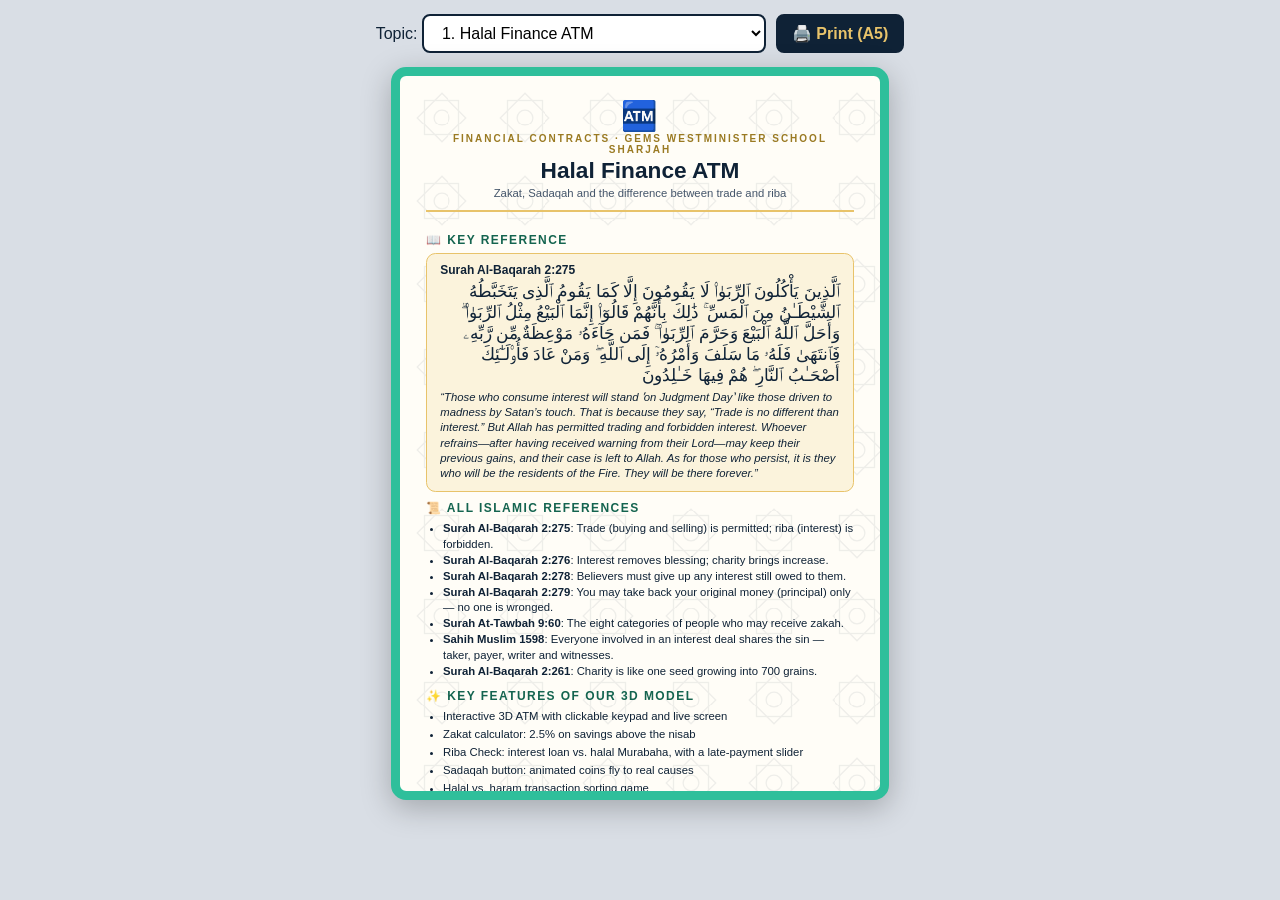
<file: info-card.html>
<!DOCTYPE html>
<html lang="en">
<head>
  <meta charset="UTF-8">
  <meta name="viewport" content="width=device-width, initial-scale=1">
  <title>Project Info Card</title>
  <!--
    info-card.html — a printable A5 project information card.
    Choose the topic from the drop-down (or open info-card.html#ocean),
    then press "Print" (or Ctrl+P). The card fills exactly one A5 page.
    All text comes from js/config.js, js/references.js and js/content.js.
  -->
  <style>
    @page { size: A5 portrait; margin: 8mm; }
    * { box-sizing: border-box; }
    body {
      margin: 0; background: #d9dee5;
      font-family: "Segoe UI", Arial, sans-serif; color: #0f2236;
      -webkit-print-color-adjust: exact; print-color-adjust: exact;
    }
    /* screen-only toolbar */
    .toolbar { display: flex; gap: 10px; justify-content: center; align-items: center; padding: 14px; font-size: 16px; }
    .toolbar select, .toolbar button { font-size: 16px; padding: 8px 14px; border-radius: 8px; border: 2px solid #0f2236; background: #fff; cursor: pointer; }
    .toolbar button { background: #0f2236; color: #e8c36a; font-weight: 700; }

    /* the A5 card: 148 × 210 mm minus margins */
    .card {
      width: 132mm; height: 194mm; margin: 0 auto 30px; background: #fffdf7;
      border: 2.5mm solid var(--accent, #2fbf9b); border-radius: 4mm;
      padding: 6mm 7mm; position: relative; overflow: hidden;
      box-shadow: 0 8px 30px rgba(0,0,0,.25);
      display: flex; flex-direction: column;
    }
    /* faint 8-pointed-star pattern */
    .card::before {
      content: ""; position: absolute; inset: 0; opacity: .07; pointer-events: none;
      background-image: url("data:image/svg+xml,%3Csvg xmlns='http://www.w3.org/2000/svg' width='96' height='96' viewBox='0 0 96 96'%3E%3Cg fill='none' stroke='%230f2236' stroke-width='1.5'%3E%3Crect x='28' y='28' width='40' height='40'/%3E%3Crect x='28' y='28' width='40' height='40' transform='rotate(45 48 48)'/%3E%3Ccircle cx='48' cy='48' r='9'/%3E%3C/g%3E%3C/svg%3E");
      background-size: 22mm;
    }
    .card > * { position: relative; }
    .head { text-align: center; border-bottom: .6mm solid #e8c36a; padding-bottom: 3mm; margin-bottom: 3mm; }
    .cat { font-size: 7.5pt; letter-spacing: .2em; text-transform: uppercase; color: #9a7a22; font-weight: 800; }
    h1 { font-size: 17pt; margin: 1mm 0; line-height: 1.1; color: #0f2236; }
    .icon { font-size: 22pt; }
    .sub { font-size: 8.5pt; color: #44556a; margin: 0; }
    h2 { font-size: 9pt; letter-spacing: .12em; text-transform: uppercase; margin: 2.5mm 0 1.5mm; color: var(--accent-dark, #14644f); }
    .main-ref { background: #fbf3dc; border: .4mm solid #e8c36a; border-radius: 2.5mm; padding: 2.5mm 3.5mm; }
    .main-ref .r { font-weight: 800; font-size: 9pt; }
    .main-ref .t { font-style: italic; font-size: 8.5pt; line-height: 1.35; margin-top: 1mm; }
    .main-ref .ar { direction: rtl; text-align: right; font-family: "Traditional Arabic", "Amiri", serif; font-size: 13pt; margin-top: 1mm; }
    ul { margin: 0; padding-left: 4.5mm; font-size: 8.5pt; line-height: 1.4; }
    .refs li b { color: #0f2236; }
    .features li { margin-bottom: .6mm; }
    .foot { margin-top: auto; border-top: .4mm solid #e8c36a; padding-top: 2.5mm; font-size: 7.5pt; color: #44556a; display: flex; justify-content: space-between; gap: 4mm; }
    .foot b { color: #0f2236; }
    .src { font-size: 6.5pt; color: #6a7a8a; margin-top: 1.5mm; }

    @media print {
      body { background: #fff; }
      .toolbar { display: none; }
      .card { margin: 0; box-shadow: none; page-break-after: avoid; }
    }
  </style>
</head>
<body>
  <div class="toolbar">
    <label>Topic: <select id="pick"></select></label>
    <button onclick="window.print()">🖨️ Print (A5)</button>
  </div>
  <div class="card" id="card"></div>

  <script src="js/config.js"></script>
  <script src="js/references.js"></script>
  <script src="js/content.js"></script>
  <script>
    // Build the card for the chosen topic
    const pick = document.getElementById("pick");
    TOPICS.forEach((t, i) => pick.add(new Option(`${i + 1}. ${t.title}`, t.id)));

    function render(id) {
      const t = TOPICS.find((x) => x.id === id) || TOPICS[0];
      pick.value = t.id;
      location.hash = t.id;
      document.documentElement.style.setProperty("--accent", t.accent);
      const main = REFERENCES[t.refs[0]];
      const hasArabic = main.arabic && main.arabic.indexOf(ARABIC_PLACEHOLDER) !== 0;
      const C = APP_CONFIG;
      document.getElementById("card").innerHTML = `
        <div class="head">
          <div class="icon">${t.icon}</div>
          <div class="cat">${t.category} · ${C.schoolName}</div>
          <h1>${t.title}</h1>
          <p class="sub">${t.subtitle}</p>
        </div>
        <h2>📖 Key reference</h2>
        <div class="main-ref">
          <div class="r">${main.ref}</div>
          ${hasArabic ? `<div class="ar">${main.arabic}</div>` : ""}
          <div class="t">“${main.translation}”</div>
        </div>
        <h2>📜 All Islamic references</h2>
        <ul class="refs">${t.refs.map((r) => `<li><b>${REFERENCES[r].ref}</b>: ${REFERENCES[r].lesson}</li>`).join("")}</ul>
        <h2>✨ Key features of our 3D model</h2>
        <ul class="features">${t.features.map((f) => `<li>${f}</li>`).join("")}</ul>
        <div class="foot">
          <div><b>${C.members.length === 1 ? "Presented by" : "Group"}:</b> ${C.members.map((m) => m.name).join(", ")}<br>${C.className} · ${C.teacherName}</div>
          <div style="text-align:right"><b>Open:</b> index.html#${t.id}<br>Interactive 3D · Three.js</div>
        </div>
        <div class="src">Qur'an translation: Sahih International (quran.com). Hadith translation: sunnah.com.</div>`;
    }
    pick.onchange = () => render(pick.value);
    render(location.hash.replace("#", "") || new URLSearchParams(location.search).get("topic"));
  </script>
</body>
</html>
</file>
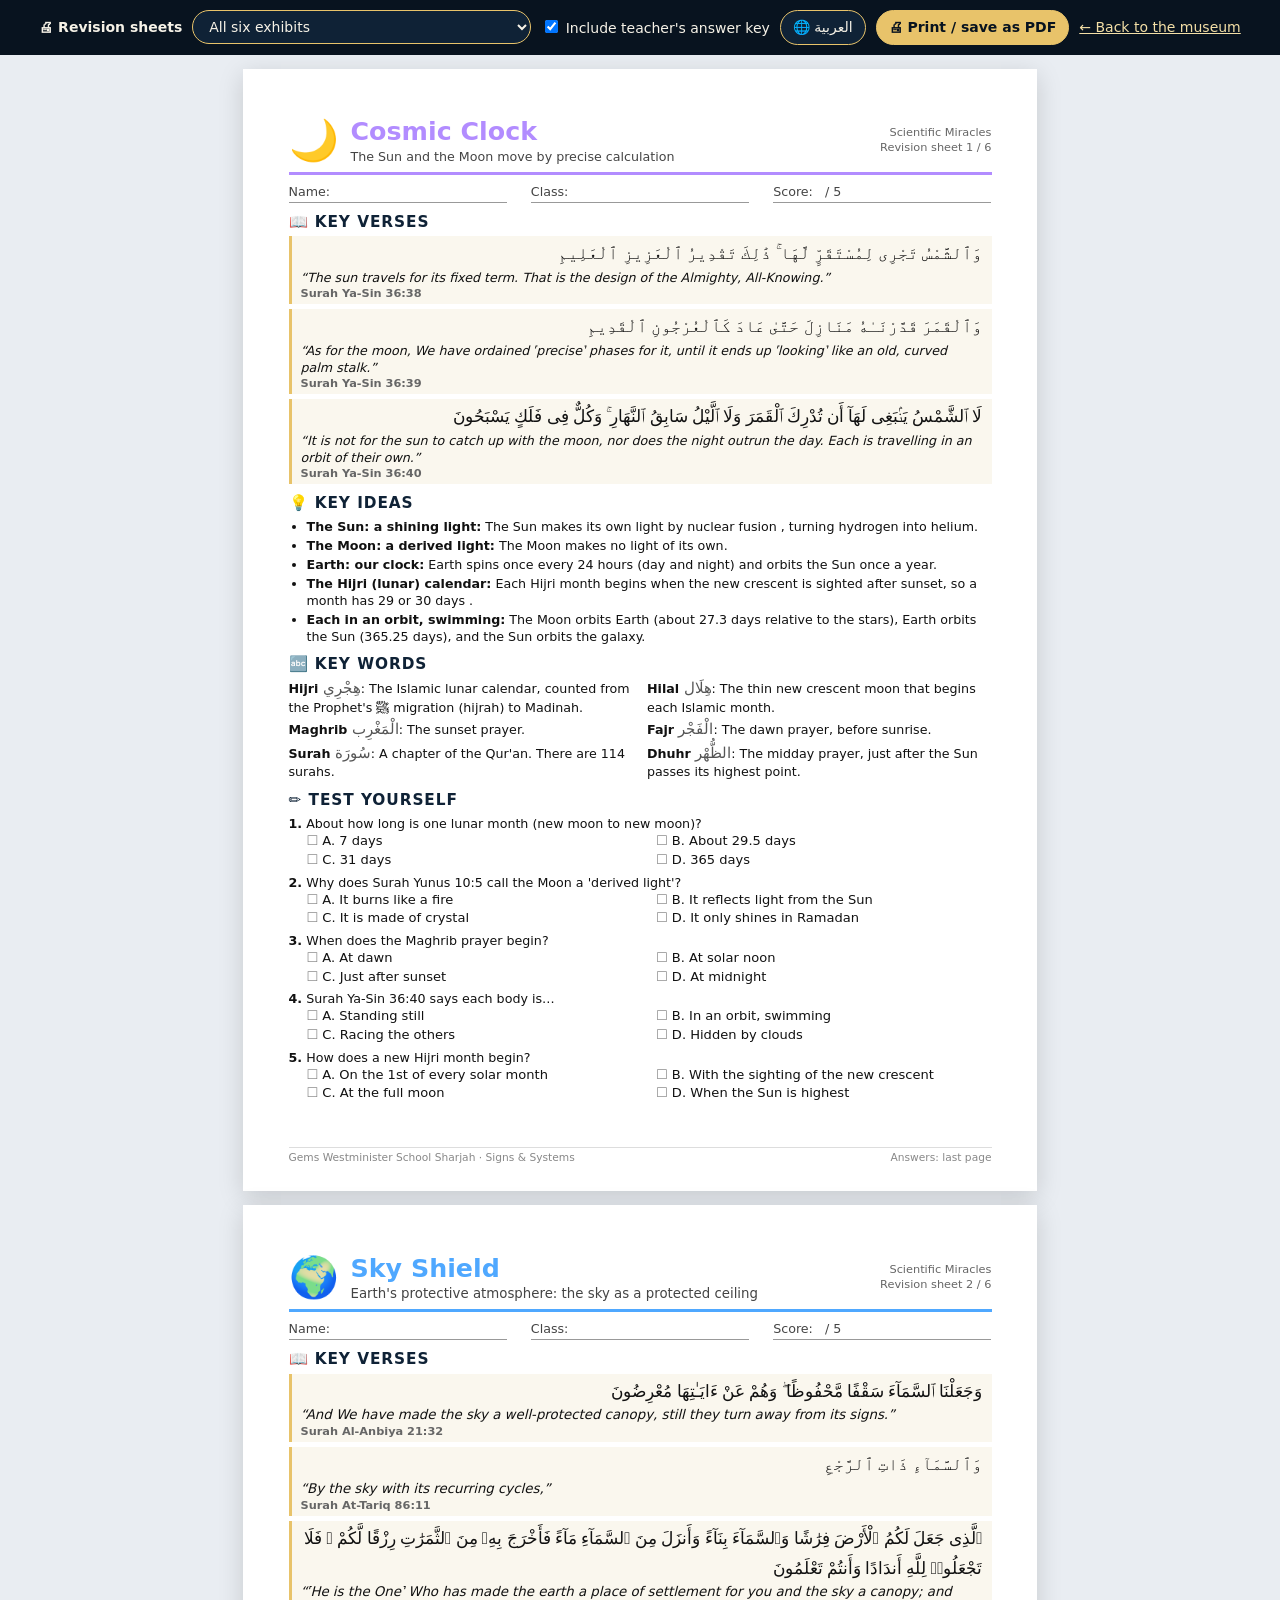
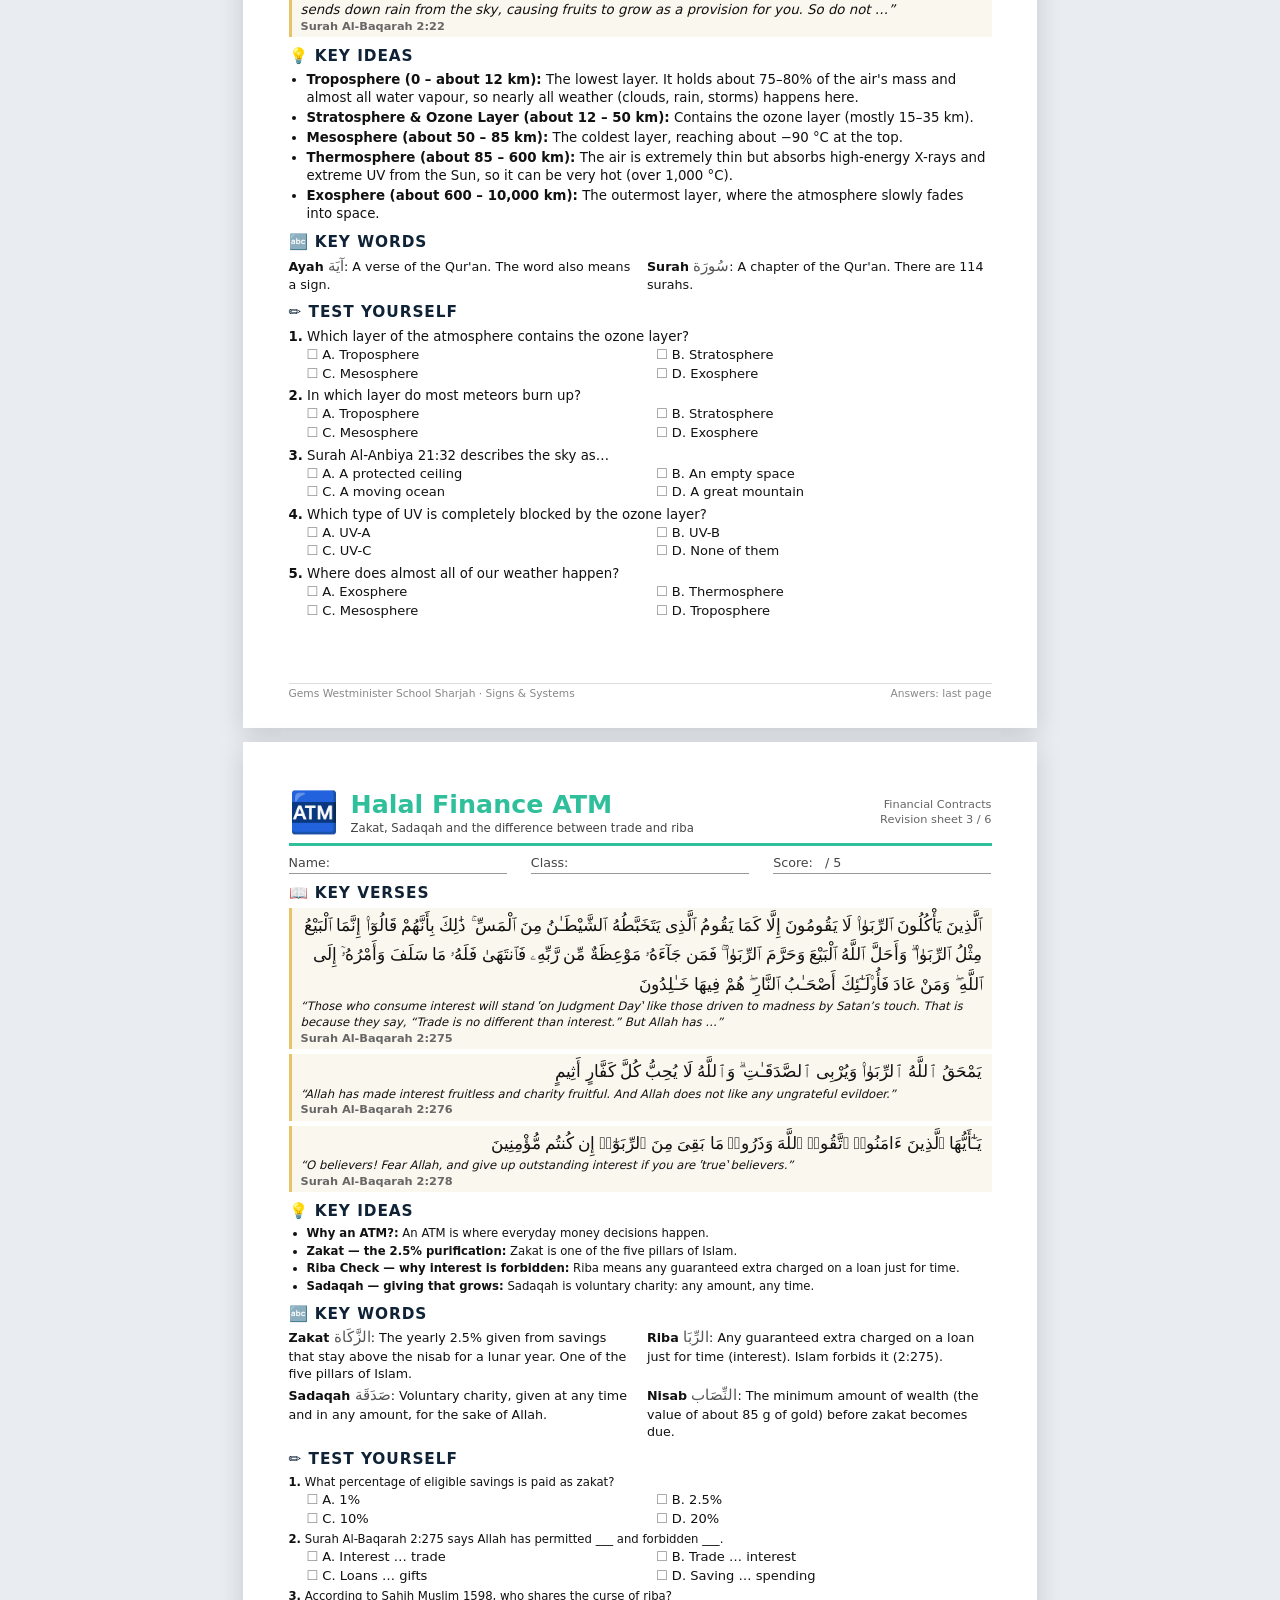
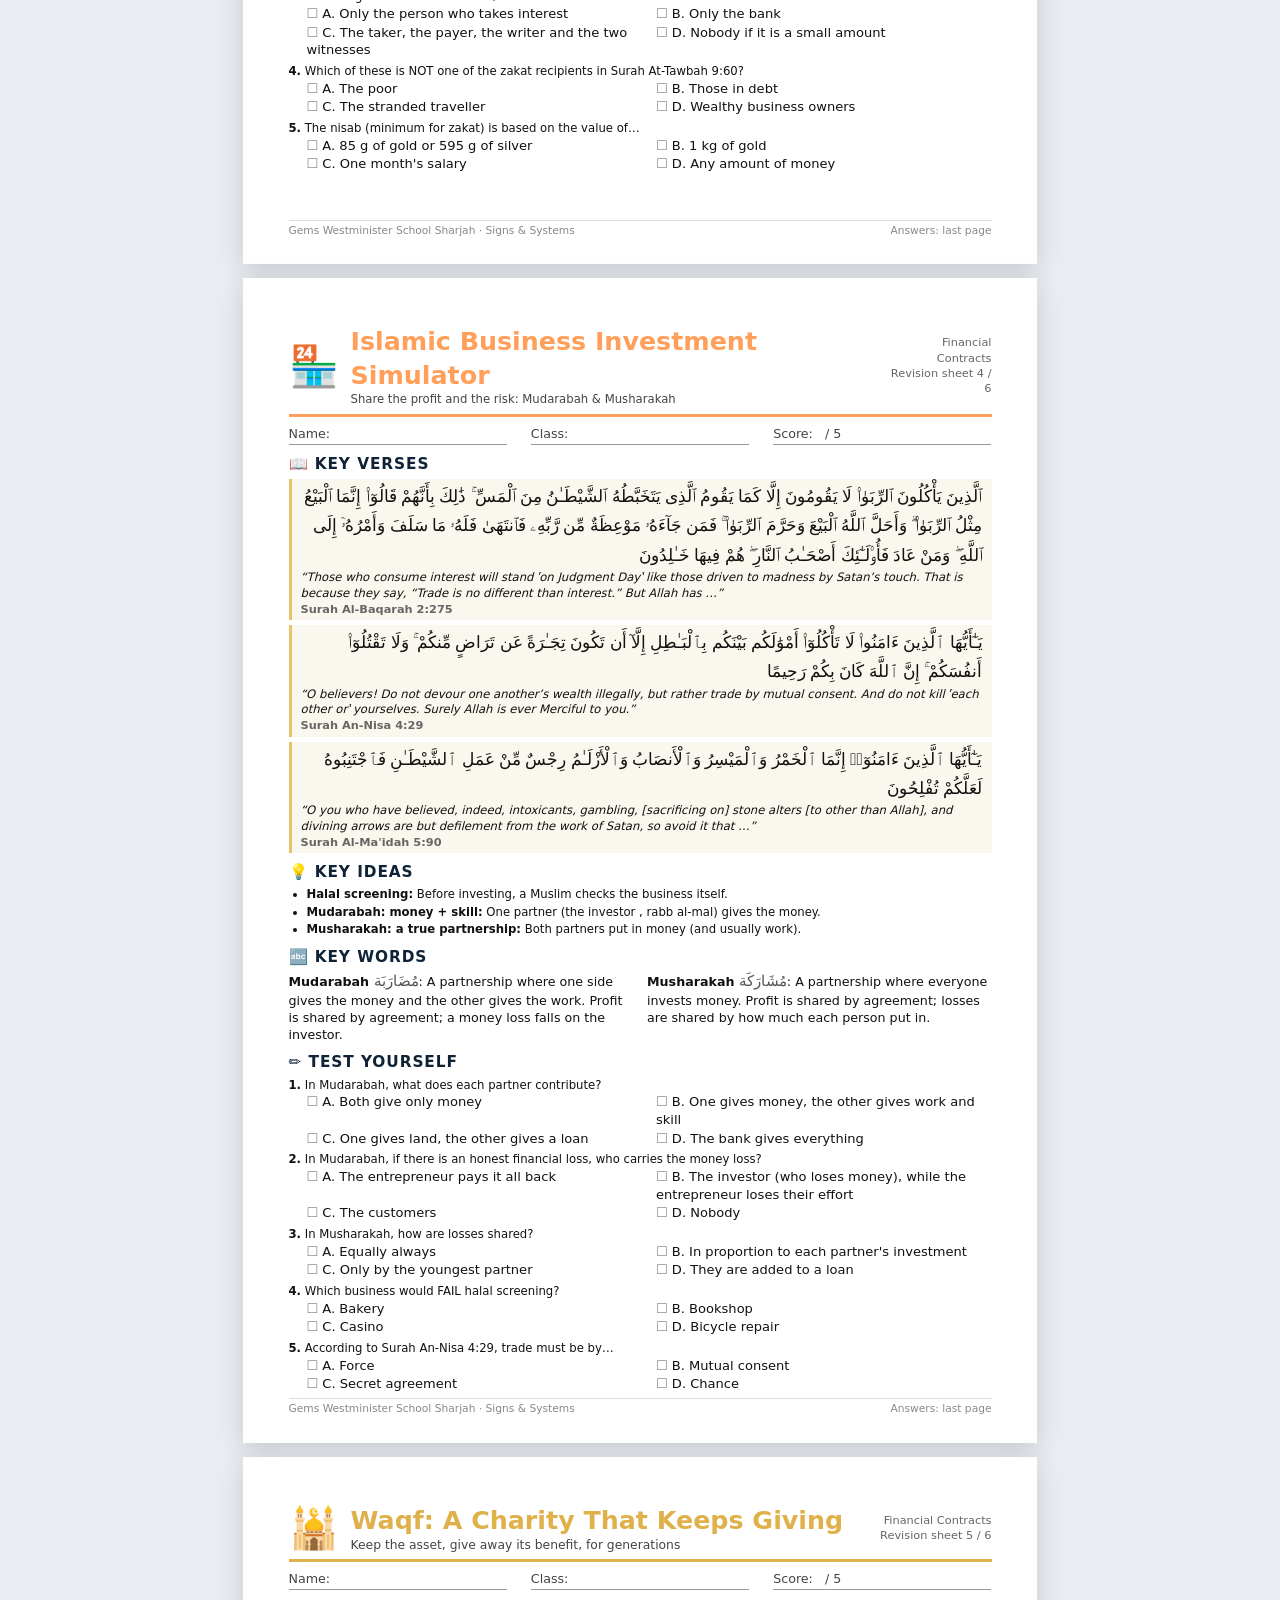
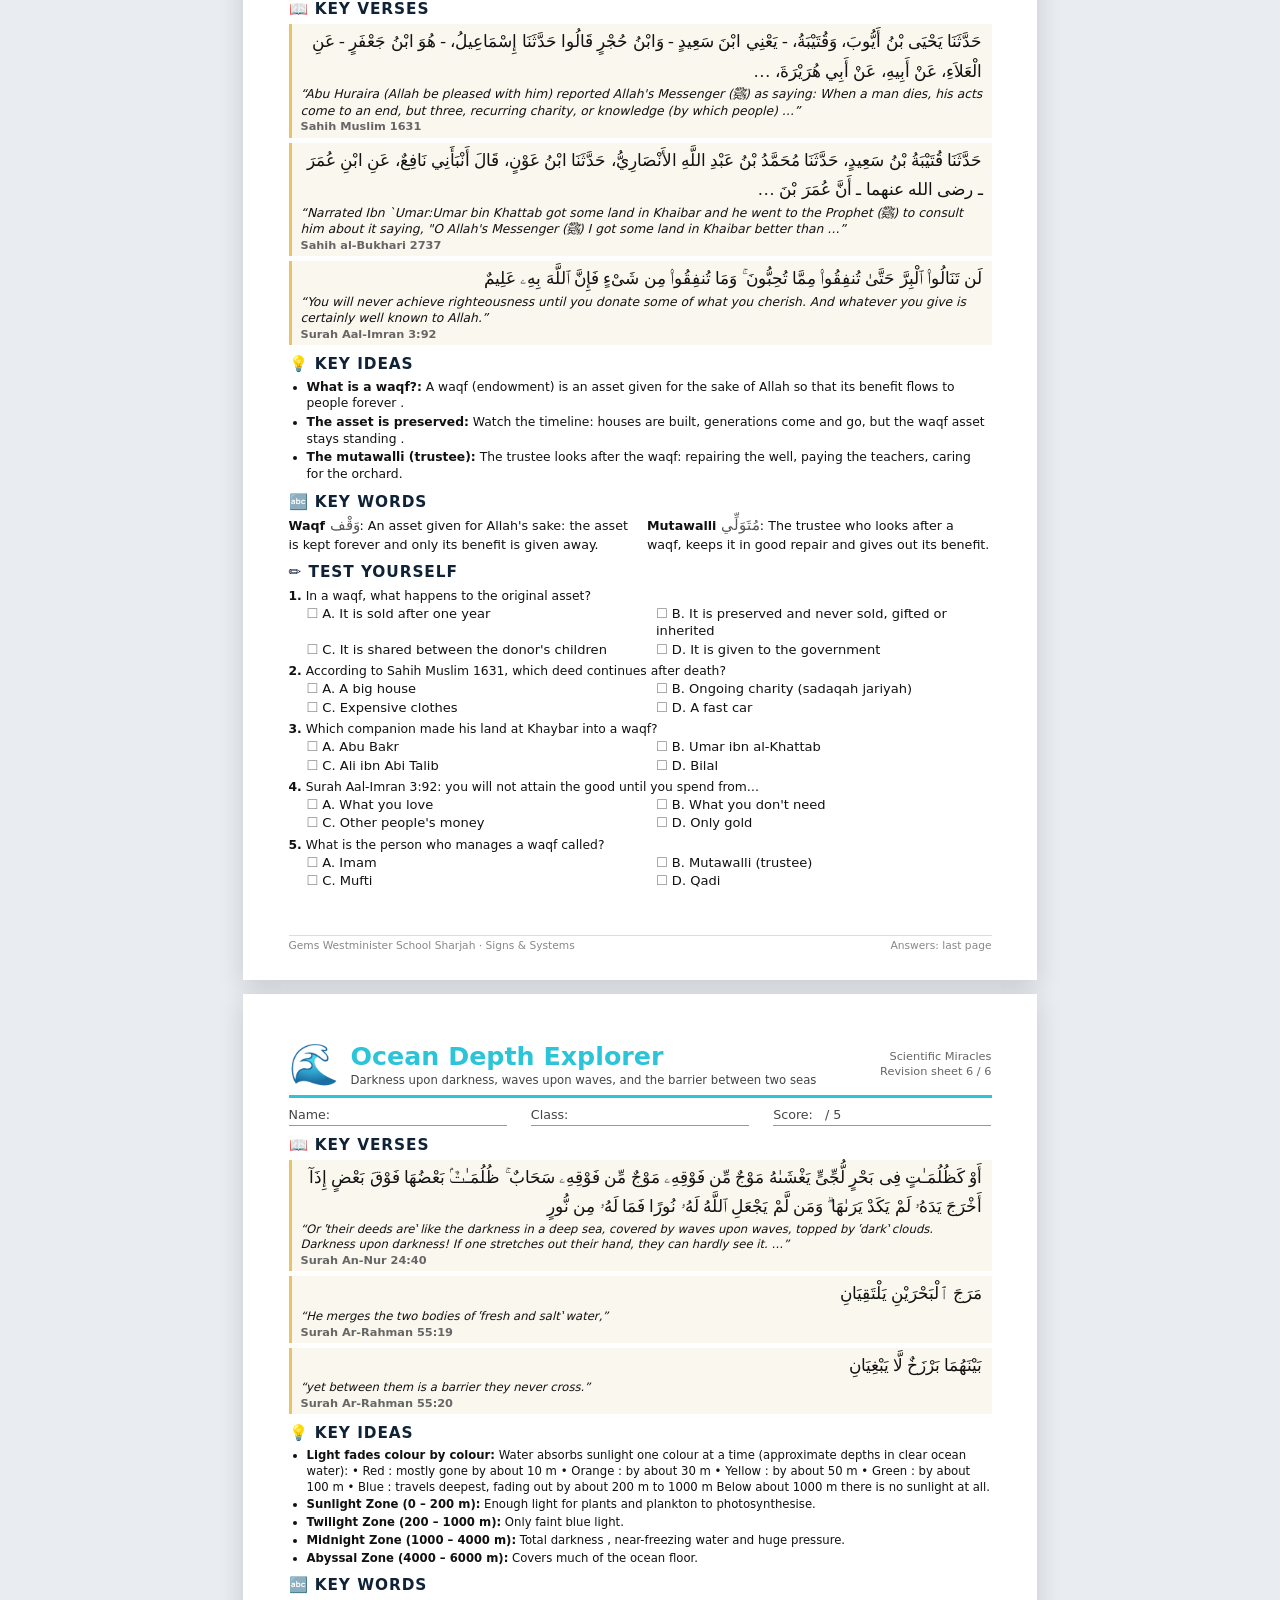
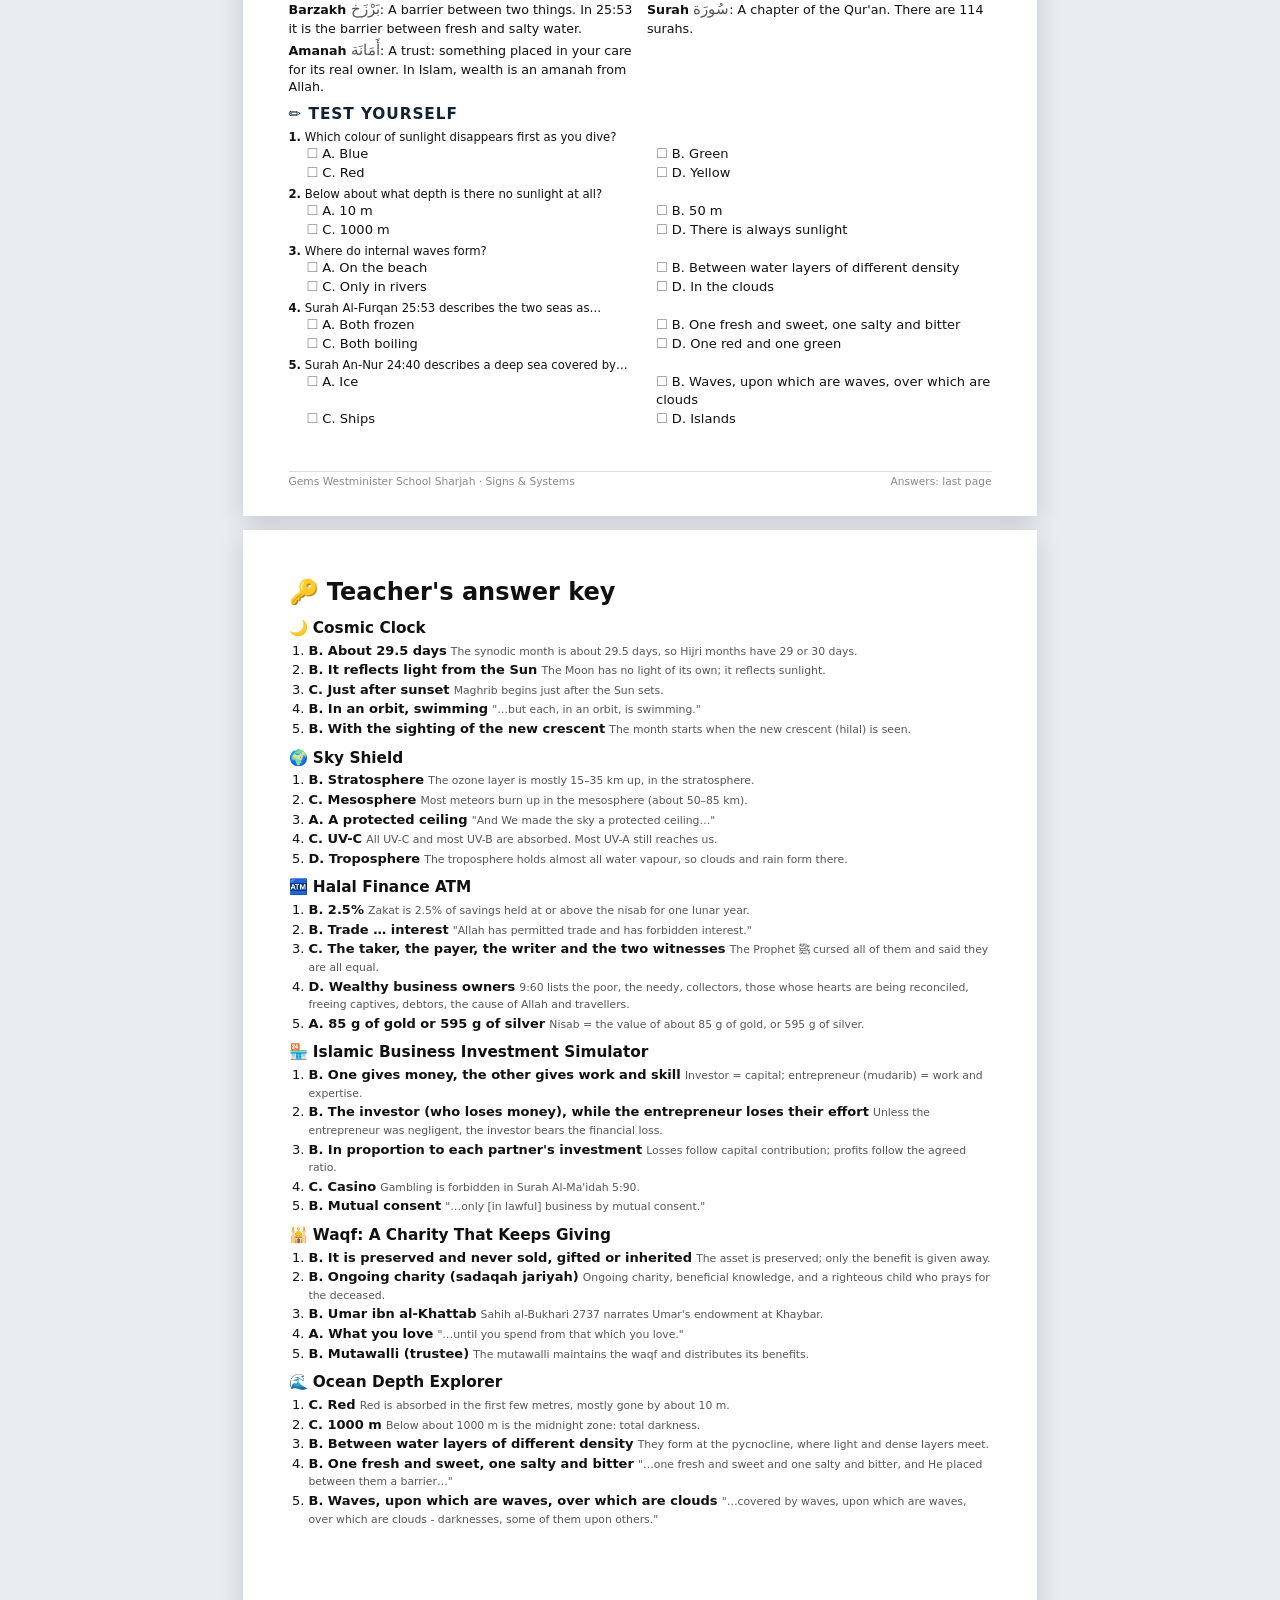
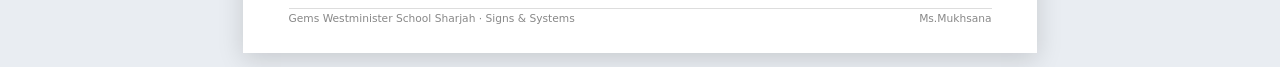
<file: revision.html>
<!DOCTYPE html>
<html lang="en">
<head>
  <meta charset="UTF-8">
  <meta name="viewport" content="width=device-width, initial-scale=1">
  <title>Revision sheets · Signs &amp; Systems</title>
  <link rel="icon" href="images/icon-192.png">
  <style>
    /* revision.html — one printable A4 page per exhibit, plus a teacher's answer key.
       Everything comes from the same files as the website (content.js, references.js …). */
    @page { size: A4 portrait; margin: 12mm; }
    * { box-sizing: border-box; }
    body { margin: 0; font-family: "Segoe UI", Poppins, system-ui, Arial, sans-serif; color: #111; background: #e9edf2; font-size: 10pt; line-height: 1.35; }
    html[lang="ar"] body { font-family: "Segoe UI", "Noto Naskh Arabic", Tahoma, sans-serif; }
    .bar { position: sticky; top: 0; z-index: 5; display: flex; flex-wrap: wrap; gap: 10px; align-items: center; justify-content: center;
           padding: 10px 14px; background: #08131f; color: #f6f2e7; font-size: 14px; }
    .bar select, .bar button, .bar label { font: inherit; }
    .bar select, .bar button { padding: 7px 12px; border-radius: 999px; border: 1px solid #e8c36a; background: #0f2236; color: #f6f2e7; cursor: pointer; }
    .bar button.primary { background: #e8c36a; color: #08131f; font-weight: 700; }
    .bar a { color: #f3dfa6; }
    .sheet { width: 210mm; min-height: 297mm; margin: 14px auto; padding: 12mm; background: #fff; box-shadow: 0 6px 24px rgba(0,0,0,0.15); position: relative; }
    .head { display: flex; align-items: center; gap: 12px; border-bottom: 3px solid var(--c, #e8c36a); padding-bottom: 6px; margin-bottom: 8px; }
    .head .ic { font-size: 30pt; line-height: 1; }
    .head h1 { margin: 0; font-size: 19pt; color: var(--c, #333); }
    .head .sub { margin: 0; color: #444; }
    .head .meta { margin-inline-start: auto; text-align: end; font-size: 8.5pt; color: #666; }
    .name { display: flex; gap: 24px; font-size: 9.5pt; margin: 0 0 8px; color: #444; }
    .name span { flex: 1; border-bottom: 1px solid #999; padding-bottom: 2px; }
    h2 { font-size: 11.5pt; margin: 9px 0 4px; color: #0f2236; text-transform: uppercase; letter-spacing: 0.06em; }
    html[lang="ar"] h2 { letter-spacing: 0; text-transform: none; }
    .verses { display: grid; gap: 5px; }
    .verse { border-inline-start: 3px solid #e8c36a; padding: 3px 9px; background: #faf7ee; }
    .verse .ar { font-family: "Amiri", "Traditional Arabic", "Scheherazade New", serif; font-size: 13pt; direction: rtl; text-align: right; line-height: 1.7; }
    .verse .tr { font-style: italic; }
    .verse .rf { font-size: 8.5pt; color: #666; font-weight: 700; }
    ul.ideas { margin: 0; padding-inline-start: 18px; }
    ul.ideas li { margin: 2px 0; }
    .terms { display: grid; grid-template-columns: 1fr 1fr; gap: 4px 14px; }
    .terms div { font-size: 9.5pt; }
    .terms b .a { font-family: "Amiri", "Traditional Arabic", serif; font-weight: 400; font-size: 11pt; color: #555; }
    .q { margin: 5px 0; break-inside: avoid; }
    .q .opts { display: grid; grid-template-columns: 1fr 1fr; gap: 1px 14px; padding-inline-start: 18px; font-size: 9.8pt; }
    .q .opts span::before { content: "☐ "; color: #888; }
    .foot { position: absolute; bottom: 7mm; left: 12mm; right: 12mm; display: flex; justify-content: space-between; font-size: 8pt; color: #888; border-top: 1px solid #ddd; padding-top: 3px; }
    .key h1 { font-size: 18pt; margin: 0 0 4px; }
    .key .topic { margin: 10px 0; break-inside: avoid; }
    .key .topic h3 { margin: 0 0 3px; font-size: 11.5pt; }
    .key ol { margin: 0; padding-inline-start: 20px; }
    .key li { margin: 2px 0; }
    .key li small { color: #555; }
    .sheet.measure { width: 186mm !important; min-height: 0 !important; height: auto !important; padding: 0 !important; }
    @media print {
      body { background: #fff; }
      .bar { display: none; }
      .sheet { margin: 0; box-shadow: none; width: auto; min-height: 0; height: 271mm; padding: 0; page-break-after: always; break-after: page; overflow: hidden; }
      .sheet:last-child { page-break-after: auto; break-after: auto; }
      .foot { left: 0; right: 0; bottom: 0; }
    }
    @media screen and (max-width: 820px) { .sheet { width: auto; min-height: 0; margin: 10px; padding: 16px 16px 40px; } .q .opts, .terms { grid-template-columns: 1fr; } }
  </style>
</head>
<body>
  <div class="bar" id="bar"></div>
  <main id="sheets"></main>

  <script src="js/config.js"></script>
  <script src="js/references.js"></script>
  <script src="js/content.js"></script>
  <script src="js/content-ar.js"></script>
  <script src="js/references-ar.js"></script>
  <script src="js/glossary-data.js"></script>
  <script>
  (function () {
    "use strict";
    const params = new URLSearchParams(location.search);
    let lang = params.get("lang") || (function () { try { return localStorage.getItem("signs-systems-lang"); } catch (e) { return null; } })() || "en";
    if (lang !== "ar") lang = "en";
    const AR = lang === "ar";
    document.documentElement.lang = lang; document.documentElement.dir = AR ? "rtl" : "ltr";
    const L = (en, ar) => (AR ? ar : en);
    const cfg = window.APP_CONFIG || {};
    const ORDER = ["clock", "sky", "atm", "market", "waqf", "ocean"];
    const topics = ORDER.map((id) => window.TOPICS.find((t) => t.id === id));
    const LETTERS = AR ? ["أ", "ب", "ج", "د"] : ["A", "B", "C", "D"];
    let only = params.get("topic") || "all", withKey = params.get("key") !== "0";

    const strip = (h) => String(h || "").replace(/<li>/g, " • ").replace(/<[^>]+>/g, " ").replace(/\s+/g, " ").trim();
    const firstSentence = (h) => { const t = strip(h).replace(/^•\s*/, ""); const m = t.match(/^.{20,}?[.!?؟](\s|$)/); return m ? m[0].trim() : t.slice(0, 180); };
    const clip = (s, n) => { s = String(s || ""); if (s.length <= n) return s; const c = s.slice(0, n); return c.slice(0, c.lastIndexOf(" ")) + " …"; };
    const esc = (s) => String(s).replace(/[&<>]/g, (c) => ({ "&": "&amp;", "<": "&lt;", ">": "&gt;" }[c]));
    const ar = (t) => (window.TOPICS_AR && TOPICS_AR[t.id]) || {};

    function terms(t) {
      const text = (JSON.stringify(t.info) + t.title + t.subtitle + JSON.stringify(t.quiz) + JSON.stringify(t.realLife)).toLowerCase();
      return (window.GLOSSARY_TERMS || []).map((g) => ({ g, n: g.match.reduce((s, m) => s + (text.split(m.toLowerCase()).length - 1), 0) }))
        .filter((x) => x.n > 0).sort((a, b) => b.n - a.n).slice(0, 6).map((x) => x.g);
    }

    function sheet(t, n, o) {
      o = o || { ideas: 5, terms: 6 };
      const a = ar(t);
      const verses = t.refs.slice(0, 3).map((k) => {
        const r = REFERENCES[k] || {}, ra = (window.REFERENCES_AR || {})[k] || {};
        // long hadith: a short excerpt (the reference is there to read it in full); Qur'an verses stay whole
        const arText = r.type === "hadith" ? clip(r.arabic, 200) : (r.arabic || "");
        return `<div class="verse"><div class="ar">${arText}</div>
          ${AR ? (ra.lesson ? `<div>${esc(ra.lesson)}</div>` : "") : `<div class="tr">“${esc(clip(r.translation, 190))}”</div>`}
          <div class="rf">${esc(AR && ra.ref ? ra.ref : r.ref || "")}</div></div>`;
      }).join("");
      const ideas = Object.keys(t.info).filter((k) => k !== "verse").slice(0, o.ideas).map((k) => {
        const i = (AR && a.info && a.info[k]) ? a.info[k] : t.info[k];
        return `<li><b>${esc(i.title)}:</b> ${esc(firstSentence(i.text))}</li>`;
      }).join("");
      const tm = terms(t).slice(0, o.terms).map((g) => `<div><b>${esc(g.term)} <span class="a">${g.ar}</span></b>: ${esc(AR ? g.arDef : g.en)}</div>`).join("");
      const quiz = (AR && a.quiz ? a.quiz : t.quiz).map((q, i) => `<div class="q"><b>${i + 1}.</b> ${esc(q.q)}
          <div class="opts">${q.options.map((o, j) => `<span>${LETTERS[j]}. ${esc(o)}</span>`).join("")}</div></div>`).join("");
      return `<section class="sheet" data-id="${t.id}" style="--c:${t.accent}">
        <div class="head"><div class="ic">${t.icon}</div>
          <div><h1>${esc(AR && a.title ? a.title : t.title)}</h1><p class="sub">${esc(AR && a.subtitle ? a.subtitle : t.subtitle)}</p></div>
          <div class="meta">${esc(AR && a.category ? a.category : t.category)}<br>${L("Revision sheet", "ورقة مراجعة")} ${n} / 6</div></div>
        <div class="name"><span>${L("Name", "الاسم")}:</span><span>${L("Class", "الصف")}:</span><span>${L("Score", "الدرجة")}: &nbsp; / 5</span></div>
        <h2>📖 ${L("Key verses", "آيات رئيسة")}</h2><div class="verses">${verses}</div>
        <h2>💡 ${L("Key ideas", "أفكار رئيسة")}</h2><ul class="ideas">${ideas}</ul>
        ${tm ? `<h2>🔤 ${L("Key words", "كلمات مفتاحية")}</h2><div class="terms">${tm}</div>` : ""}
        <h2>✏️ ${L("Test yourself", "اختبر نفسك")}</h2>${quiz}
        <div class="foot"><span>${esc(cfg.schoolName || "")} · Signs &amp; Systems</span><span>${withKey ? L("Answers: last page", "الإجابات: الصفحة الأخيرة") : ""}</span></div>
      </section>`;
    }

    function key(list) {
      return `<section class="sheet key"><h1>🔑 ${L("Teacher's answer key", "مفتاح الإجابات للمعلم")}</h1>
        ${list.map((t) => { const a = ar(t); const qs = AR && a.quiz ? a.quiz : t.quiz;
          return `<div class="topic"><h3>${t.icon} ${esc(AR && a.title ? a.title : t.title)}</h3><ol>${t.quiz.map((q, i) =>
            `<li><b>${LETTERS[q.answer]}. ${esc((qs[i] || q).options[q.answer])}</b> <small>${esc((qs[i] || q).explain || "")}</small></li>`).join("")}</ol></div>`; }).join("")}
        <div class="foot"><span>${esc(cfg.schoolName || "")} · Signs &amp; Systems</span><span>${esc(cfg.teacherName || "")}</span></div></section>`;
    }

    function render() {
      const list = only === "all" ? topics : topics.filter((t) => t.id === only);
      document.getElementById("sheets").innerHTML = list.map((t) => sheet(t, ORDER.indexOf(t.id) + 1)).join("") + (withKey ? key(list) : "");
      fitAll();
      document.title = L("Revision sheets · Signs & Systems", "أوراق المراجعة · دلائل وأنظمة");
    }

    // ---------- make every sheet fit one A4 page ----------
    // measure at the printed size; shrink the text a little, then drop the last idea / key word
    const MM = 96 / 25.4, LIMIT = 262 * MM;      // 273 mm page area minus the footer
    function fits(el) { return el.scrollHeight <= LIMIT; }
    function fitOne(el) {
      el.classList.add("measure");
      let pt = 10;
      el.style.fontSize = pt + "pt";
      while (!fits(el) && pt > 8.75) { pt -= 0.25; el.style.fontSize = pt + "pt"; }
      const ok = fits(el);
      el.classList.remove("measure");
      return ok;
    }
    function fitAll() {
      document.querySelectorAll(".sheet").forEach((el) => {
        const t = topics.find((x) => x.id === el.dataset.id);
        const steps = [{ ideas: 5, terms: 6 }, { ideas: 5, terms: 4 }, { ideas: 4, terms: 4 }, { ideas: 3, terms: 4 }, { ideas: 3, terms: 2 }];
        let cur = el;
        for (const o of steps) {
          if (t && o !== steps[0]) {
            const tmp = document.createElement("div");
            tmp.innerHTML = sheet(t, ORDER.indexOf(t.id) + 1, o);
            const next = tmp.firstElementChild; cur.replaceWith(next); cur = next;
          }
          if (fitOne(cur) || !t) break;
        }
      });
    }

    document.getElementById("bar").innerHTML = `
      <b>🖨 ${L("Revision sheets", "أوراق المراجعة")}</b>
      <select id="pick"><option value="all">${L("All six exhibits", "المعارض الستة")}</option>
        ${topics.map((t) => `<option value="${t.id}">${t.icon} ${esc(AR && ar(t).title ? ar(t).title : t.title)}</option>`).join("")}</select>
      <label><input type="checkbox" id="withkey" ${withKey ? "checked" : ""}> ${L("Include teacher's answer key", "أضف مفتاح الإجابات")}</label>
      <button id="lang">🌐 ${AR ? "English" : "العربية"}</button>
      <button class="primary" id="print">🖨 ${L("Print / save as PDF", "اطبع / احفظ PDF")}</button>
      <a href="./">← ${L("Back to the museum", "العودة إلى المتحف")}</a>`;
    const pick = document.getElementById("pick"); pick.value = only;
    pick.onchange = () => { only = pick.value; render(); };
    document.getElementById("withkey").onchange = (e) => { withKey = e.target.checked; render(); };
    document.getElementById("print").onclick = () => window.print();
    document.getElementById("lang").onclick = () => { params.set("lang", AR ? "en" : "ar"); params.set("topic", only); location.search = params.toString(); };
    render();
  })();
  </script>
</body>
</html>
</file>
